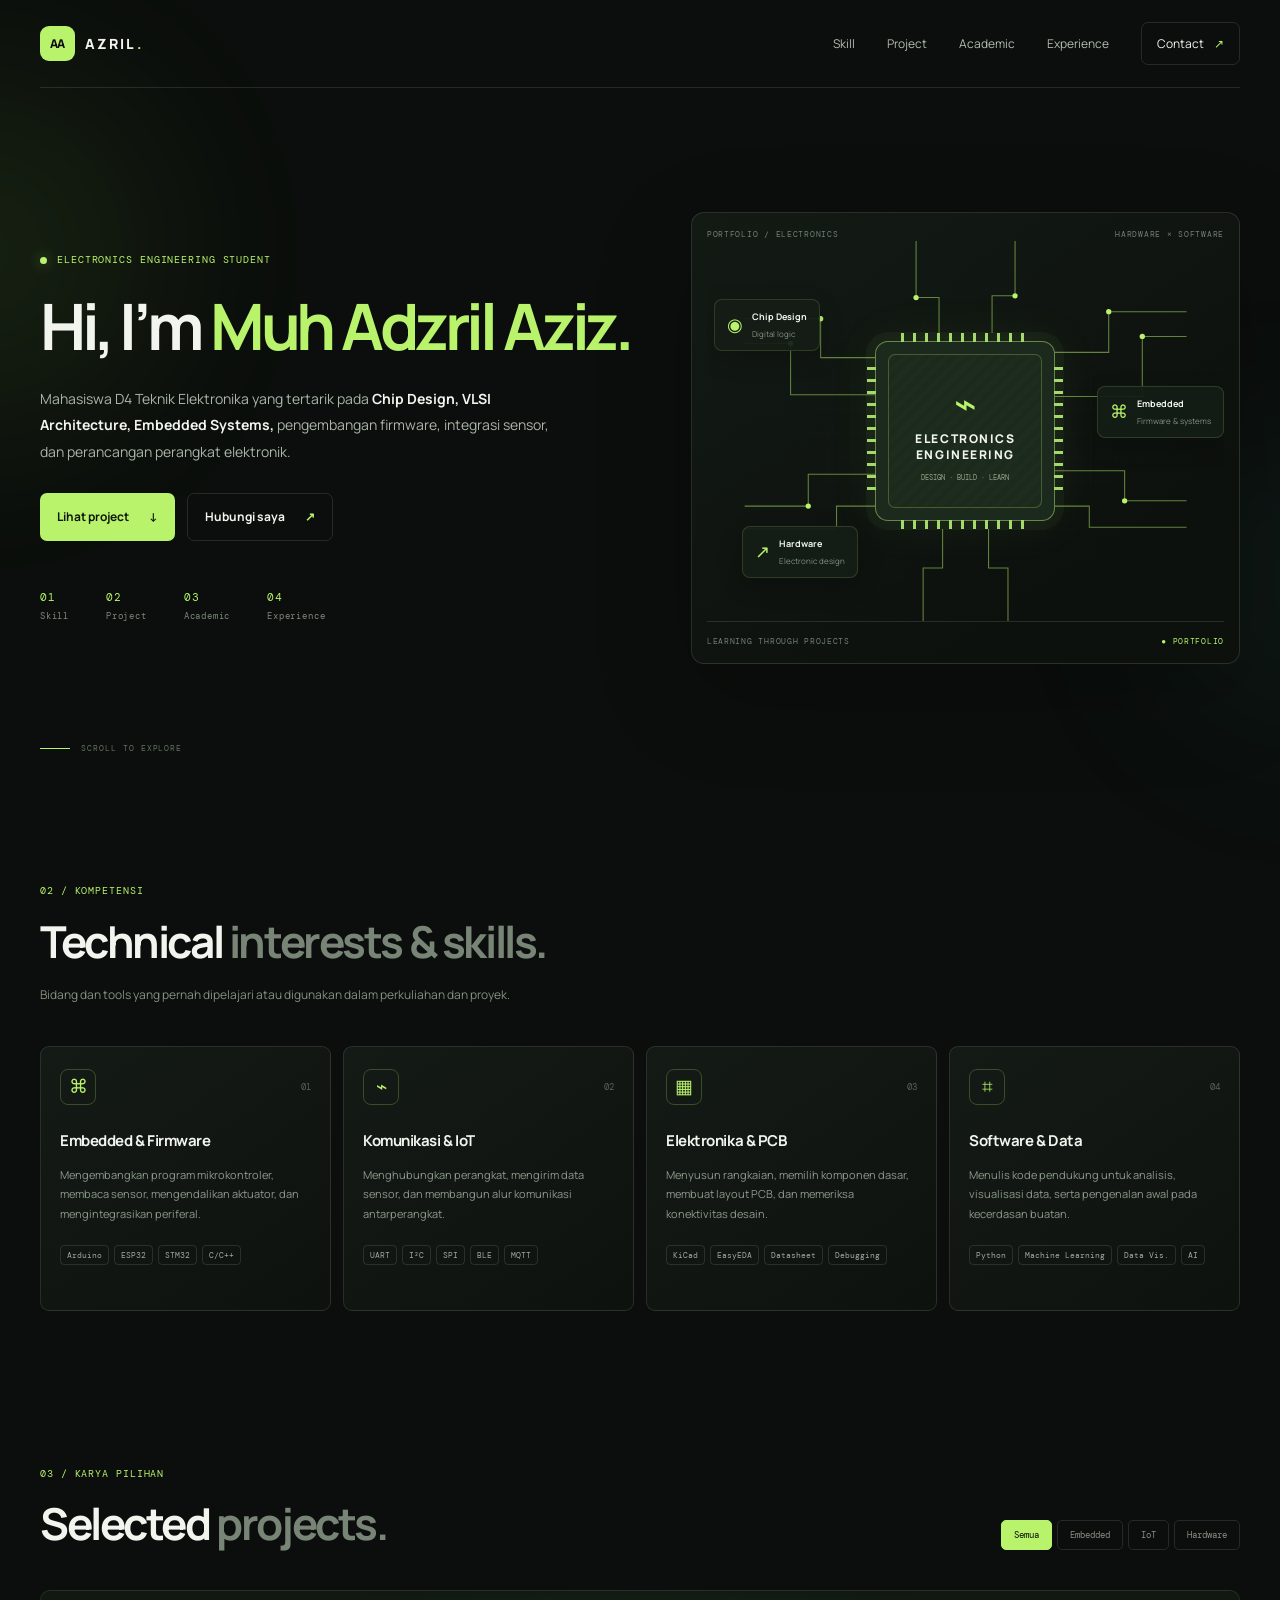
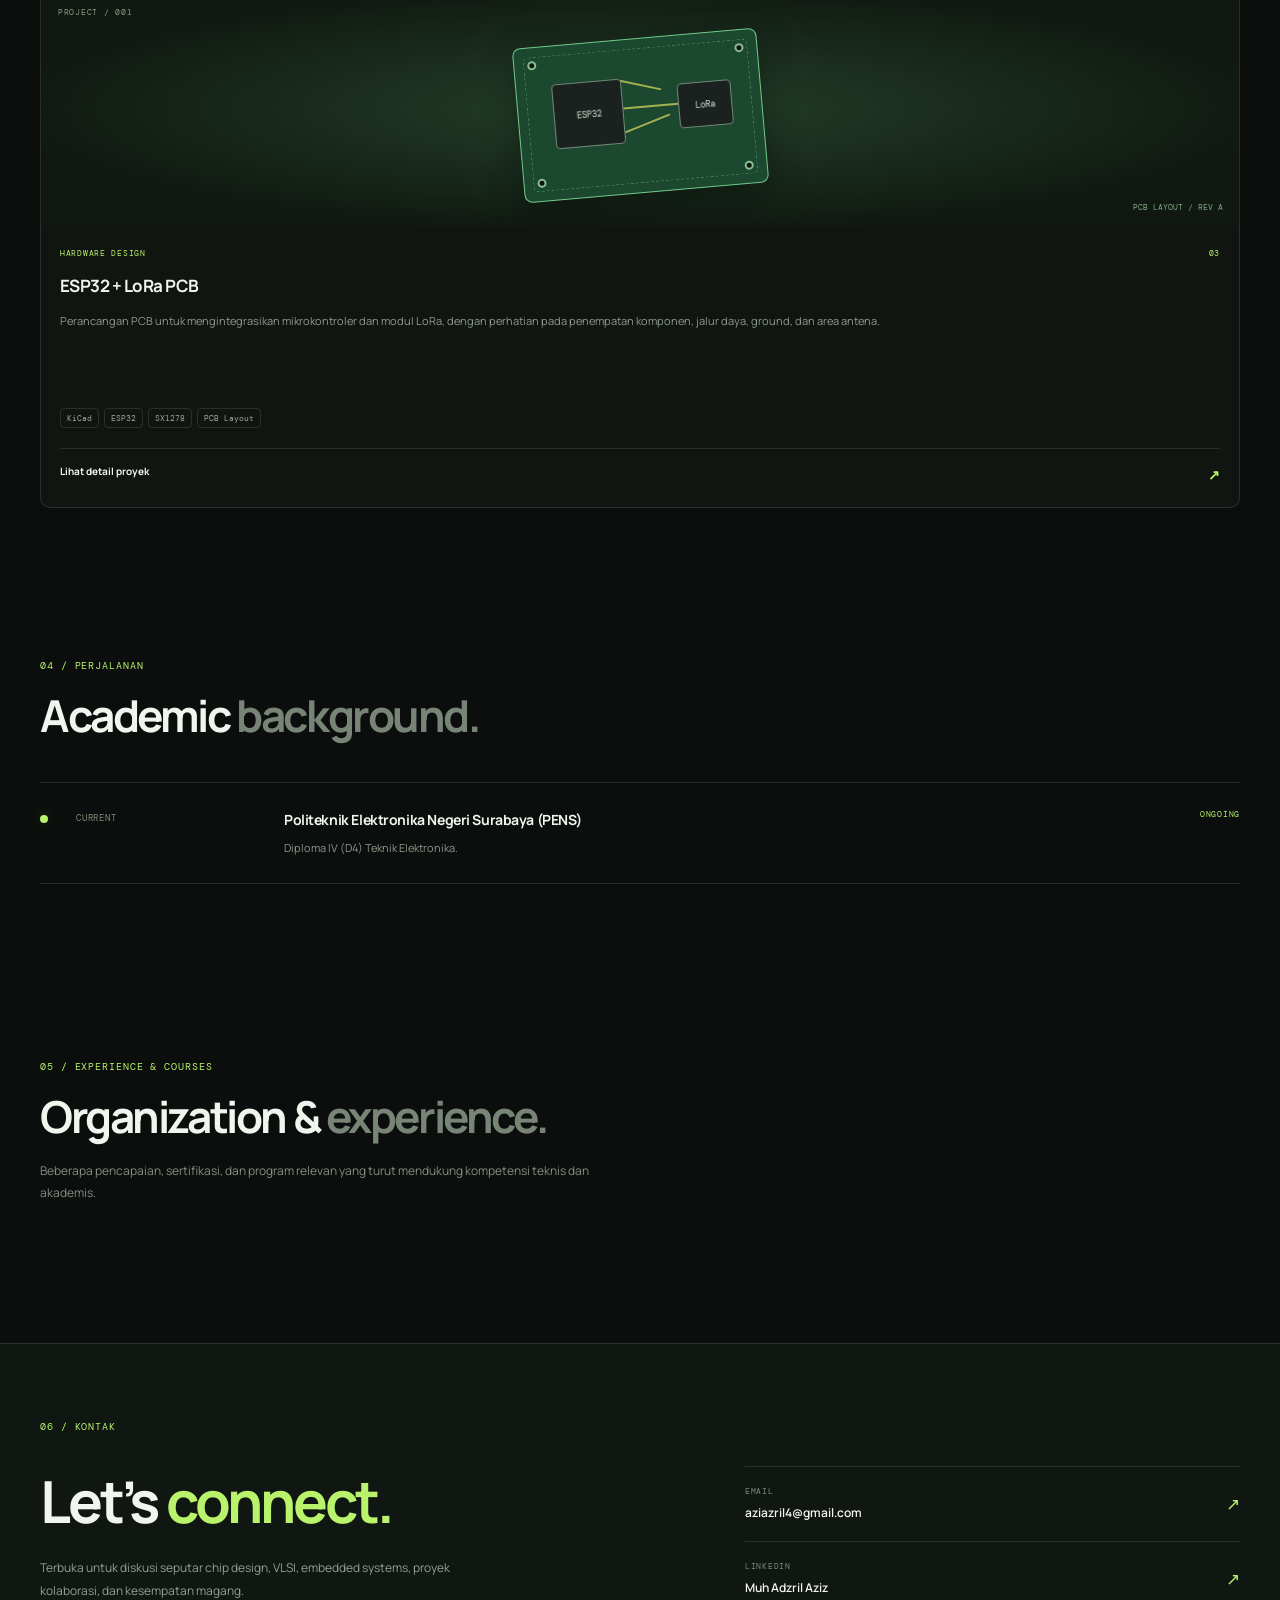
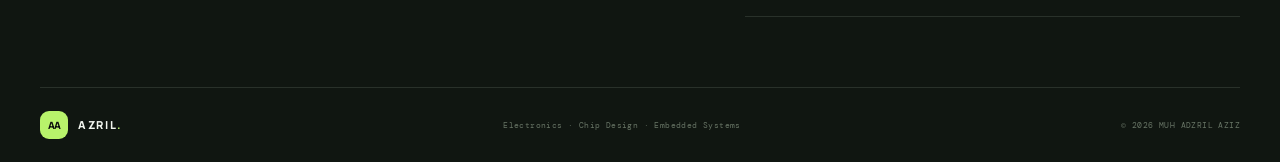
<file: index.html>
<!DOCTYPE html>
<html lang="id">
<head>
  <meta charset="UTF-8" />
  <meta name="viewport" content="width=device-width, initial-scale=1.0" />
  <meta name="description" content="Portofolio Muh Adzril Aziz — mahasiswa D4 Teknik Elektronika dengan minat pada chip design, VLSI architecture, dan embedded systems." />
  <title>Muh Adzril Aziz | Portfolio</title>
  <link rel="preconnect" href="https://fonts.googleapis.com">
  <link rel="preconnect" href="https://fonts.gstatic.com" crossorigin>
  <link href="https://fonts.googleapis.com/css2?family=DM+Mono:wght@400;500&family=Manrope:wght@400;500;600;700;800&display=swap" rel="stylesheet">
  <link rel="stylesheet" href="style.css" />
</head>
<body>
  <div class="ambient ambient-one"></div>
  <div class="ambient ambient-two"></div>

  <header class="topbar">
    <a class="brand" href="#home" aria-label="Beranda">
      <span class="brand-mark">AA</span>
      <span>AZRIL<span class="brand-dot">.</span></span>
    </a>
    <button class="menu-toggle" id="menuToggle" aria-label="Buka navigasi" aria-expanded="false">☰</button>
    <nav id="navMenu">
      <a href="#skills">Skill</a>
      <a href="#projects">Project</a>
      <a href="#academic">Academic</a>
      <a href="#experience">Experience</a>
      <a class="nav-contact" href="#contact">Contact <span>↗</span></a>
    </nav>
  </header>

  <main>
    <section class="hero section-wrap" id="home">
      <div class="hero-copy">
        <div class="eyebrow"><span class="status-dot"></span> ELECTRONICS ENGINEERING STUDENT</div>
        <h1>Hi, I’m <span class="gradient-text">Muh Adzril Aziz.</span></h1>
        <p class="hero-intro">Mahasiswa D4 Teknik Elektronika yang tertarik pada <strong>Chip Design, VLSI Architecture, Embedded Systems,</strong> pengembangan firmware, integrasi sensor, dan perancangan perangkat elektronik.</p>
        <div class="hero-actions">
          <a class="button button-primary" href="#projects">Lihat project <span>↓</span></a>
          <a class="button button-ghost" href="#contact">Hubungi saya <span>↗</span></a>
        </div>
        <div class="hero-meta">
          <a href="#skills"><span class="meta-number">01</span><span class="meta-label">Skill</span></a>
          <a href="#projects"><span class="meta-number">02</span><span class="meta-label">Project</span></a>
          <a href="#academic"><span class="meta-number">03</span><span class="meta-label">Academic</span></a>
          <a href="#experience"><span class="meta-number">04</span><span class="meta-label">Experience</span></a>
        </div>
      </div>

      <div class="hero-visual">
        <div class="visual-topline"><span>PORTFOLIO / ELECTRONICS</span><span>HARDWARE × SOFTWARE</span></div>
        <div class="chip-scene">
          <div class="circuit-grid"></div>
          <svg class="circuit-lines" viewBox="0 0 500 430" aria-hidden="true">
            <g fill="none" stroke="currentColor" stroke-width="1.2" opacity=".5">
              <path d="M0 88 H86 V132 H150"/><path d="M0 116 H52 V174 H150"/>
              <path d="M500 80 H412 V126 H350"/><path d="M500 108 H450 V176 H350"/>
              <path d="M0 300 H72 V264 H150"/><path d="M0 326 H104 V300 H150"/>
              <path d="M500 294 H430 V260 H350"/><path d="M500 324 H390 V300 H350"/>
              <path d="M194 0 V64 H220 V104"/><path d="M306 0 V62 H280 V104"/>
              <path d="M202 430 V370 H224 V326"/><path d="M298 430 V370 H276 V326"/>
            </g>
            <g fill="#b8f36b">
              <circle cx="86" cy="88" r="3"/><circle cx="52" cy="116" r="3"/>
              <circle cx="412" cy="80" r="3"/><circle cx="450" cy="108" r="3"/>
              <circle cx="72" cy="300" r="3"/><circle cx="430" cy="294" r="3"/>
              <circle cx="194" cy="64" r="3"/><circle cx="306" cy="62" r="3"/>
            </g>
          </svg>
          <div class="chip">
            <div class="chip-pins top-pins"></div><div class="chip-pins bottom-pins"></div>
            <div class="chip-pins left-pins"></div><div class="chip-pins right-pins"></div>
            <div class="chip-inner">
              <span class="chip-symbol">⌁</span>
              <span class="chip-name">ELECTRONICS<br>ENGINEERING</span>
              <span class="chip-sub">DESIGN · BUILD · LEARN</span>
            </div>
          </div>
          <div class="float-tag tag-sensor"><span class="tag-icon">◉</span><span><b>Chip Design</b><small>Digital logic</small></span></div>
          <div class="float-tag tag-firmware"><span class="tag-icon">⌘</span><span><b>Embedded</b><small>Firmware & systems</small></span></div>
          <div class="float-tag tag-output"><span class="tag-icon">↗</span><span><b>Hardware</b><small>Electronic design</small></span></div>
        </div>
        <div class="visual-bottomline"><span>LEARNING THROUGH PROJECTS</span><span class="live-indicator">● PORTFOLIO</span></div>
      </div>
      <div class="scroll-cue"><span></span> SCROLL TO EXPLORE</div>
    </section>

    <section class="section-wrap skills-section" id="skills">
      <div class="section-heading">
        <span class="section-index">02 / KOMPETENSI</span>
        <h2>Technical <span class="muted-text">interests & skills.</span></h2>
        <p class="section-description">Bidang dan tools yang pernah dipelajari atau digunakan dalam perkuliahan dan proyek.</p>
      </div>
      <div class="skills-grid">
        <article class="skill-card">
          <div class="skill-card-head"><span class="skill-icon">⌘</span><span class="card-count">01</span></div>
          <h3>Embedded & Firmware</h3>
          <p>Mengembangkan program mikrokontroler, membaca sensor, mengendalikan aktuator, dan mengintegrasikan periferal.</p>
          <div class="skill-tags"><span>Arduino</span><span>ESP32</span><span>STM32</span><span>C/C++</span></div>
        </article>
        <article class="skill-card">
          <div class="skill-card-head"><span class="skill-icon">⌁</span><span class="card-count">02</span></div>
          <h3>Komunikasi & IoT</h3>
          <p>Menghubungkan perangkat, mengirim data sensor, dan membangun alur komunikasi antarperangkat.</p>
          <div class="skill-tags"><span>UART</span><span>I²C</span><span>SPI</span><span>BLE</span><span>MQTT</span></div>
        </article>
        <article class="skill-card">
          <div class="skill-card-head"><span class="skill-icon">▦</span><span class="card-count">03</span></div>
          <h3>Elektronika & PCB</h3>
          <p>Menyusun rangkaian, memilih komponen dasar, membuat layout PCB, dan memeriksa konektivitas desain.</p>
          <div class="skill-tags"><span>KiCad</span><span>EasyEDA</span><span>Datasheet</span><span>Debugging</span></div>
        </article>
        <article class="skill-card">
          <div class="skill-card-head"><span class="skill-icon">⌗</span><span class="card-count">04</span></div>
          <h3>Software & Data</h3>
          <p>Menulis kode pendukung untuk analisis, visualisasi data, serta pengenalan awal pada kecerdasan buatan.</p>
          <div class="skill-tags"><span>Python</span><span>Machine Learning</span><span>Data Vis.</span><span>AI</span></div>
        </article>
      </div>
    </section>

    <section class="section-wrap projects-section" id="projects">
      <div class="section-heading projects-heading">
        <div><span class="section-index">03 / KARYA PILIHAN</span><h2>Selected <span class="muted-text">projects.</span></h2></div>
        <div class="project-filters" role="group" aria-label="Filter proyek">
          <button class="filter-btn active" data-filter="all">Semua</button>
          <button class="filter-btn" data-filter="embedded">Embedded</button>
          <button class="filter-btn" data-filter="iot">IoT</button>
          <button class="filter-btn" data-filter="hardware">Hardware</button>
        </div>
      </div>
      
        <article class="project-card" data-category="hardware">
          <div class="project-art art-pcb">
            <div class="art-label">PROJECT / 001</div><div class="pcb-board">
              <div class="pcb-chip pcb-main">ESP32</div><div class="pcb-chip pcb-radio">LoRa</div>
              <div class="pcb-track track-1"></div><div class="pcb-track track-2"></div><div class="pcb-track track-3"></div>
              <span class="pcb-hole hole-1"></span><span class="pcb-hole hole-2"></span><span class="pcb-hole hole-3"></span><span class="pcb-hole hole-4"></span>
            </div>
            <span class="pcb-caption">PCB LAYOUT / REV A</span>
          </div>
          <div class="project-info">
            <div class="project-meta"><span>HARDWARE DESIGN</span><span>03</span></div>
            <h3>ESP32 + LoRa PCB</h3>
            <p>Perancangan PCB untuk mengintegrasikan mikrokontroler dan modul LoRa, dengan perhatian pada penempatan komponen, jalur daya, ground, dan area antena.</p>
            <div class="project-stack"><span>KiCad</span><span>ESP32</span><span>SX1278</span><span>PCB Layout</span></div>
            <!-- Tautan diperbarui -->
            <a class="project-link" href="projects/esp32-lora-pcb.html">Lihat detail proyek <span>↗</span></a>
          </div>
        </article>
      </div>
    </section>

    <section class="section-wrap journey-section" id="academic">
      <div class="section-heading">
        <span class="section-index">04 / PERJALANAN</span>
        <h2>Academic <span class="muted-text">background.</span></h2>
      </div>
      <div class="timeline">
        <div class="timeline-item"><span class="timeline-marker"></span><div class="timeline-date">CURRENT</div><div class="timeline-content"><h3>Politeknik Elektronika Negeri Surabaya (PENS)</h3><p>Diploma IV (D4) Teknik Elektronika.</p></div><span class="timeline-status">ONGOING</span></div>
      </div>
    </section>


<!-- experience -->


    <section class="section-wrap experience-section" id="experience">
      <div class="section-heading">
        <span class="section-index">05 / EXPERIENCE & COURSES</span>
        <h2>Organization & <span class="muted-text">experience.</span></h2>
        <p class="section-description">Beberapa pencapaian, sertifikasi, dan program relevan yang turut mendukung kompetensi teknis dan akademis.</p>
      </div>
      
      <!-- Placeholder yang sudah diperbarui dengan pengalaman nyata -->

      










    </section>

    <section class="contact-section" id="contact">
      <div class="contact-inner section-wrap">
        <span class="section-index">06 / KONTAK</span>
        <div class="contact-layout">
          <div>
            <h2>Let’s <span class="gradient-text">connect.</span></h2>
            <p>Terbuka untuk diskusi seputar chip design, VLSI, embedded systems, proyek kolaborasi, dan kesempatan magang.</p>
          </div>
          <div class="contact-links">
            <a class="contact-link" id="emailLink" href="mailto:aziazril4@gmail.com"><span><small>EMAIL</small><b id="emailText">aziazril4@gmail.com</b></span><span>↗</span></a>
            <!-- <a class="contact-link" id="githubLink" href="https://github.com/" target="_blank" rel="noreferrer"><span><small>GITHUB</small><b id="githubText">github.com/username</b></span><span>↗</span></a> -->
           <a class="contact-link" id="linkedinLink" href="../https://www.linkedin.com/in/muh-adzril-aziz-a1411532a" target="_blank" rel="noreferrer">
  <span><small>LINKEDIN</small><b id="linkedinText">Profil LinkedIn</b></span>
  <span>↗</span>
</a>
          </div>
        </div>
        <footer>
          <a class="brand footer-brand" href="#home"><span class="brand-mark">AA</span><span>AZRIL<span class="brand-dot">.</span></span></a>
          <span>Electronics · Chip Design · Embedded Systems</span>
          <span>© <span id="year"></span> MUH ADZRIL AZIZ</span>
        </footer>
      </div>
    </section>
  </main>
  <script src="script.js"></script>
</body>
</html>
</file>
<file: style.css>
:root {
  --bg: #0b0e0c; --panel: #111612; --panel2: #151c16; --text: #f1f5ee;
  --muted: #9ca99c; --line: rgba(220,240,218,.12); --lime: #b8f36b;
  --lime-dark: #84b945; --mono: "DM Mono", monospace; --sans: "Manrope", sans-serif;
}
* { box-sizing: border-box; }
html { scroll-behavior: smooth; scroll-padding-top: 92px; }
body { margin: 0; background: var(--bg); color: var(--text); font-family: var(--sans); line-height: 1.65; overflow-x: hidden; }
a { color: inherit; text-decoration: none; }
button { font: inherit; }
.ambient { position: fixed; pointer-events: none; border-radius: 50%; filter: blur(100px); opacity: .08; z-index: -1; }
.ambient-one { width: 360px; height: 360px; background: #a4ff54; top: 8%; left: -200px; }
.ambient-two { width: 300px; height: 300px; background: #40a3a0; top: 48%; right: -180px; }
.topbar { width: min(1200px, calc(100% - 64px)); height: 88px; margin: auto; display: flex; align-items: center; justify-content: space-between; border-bottom: 1px solid var(--line); position: relative; z-index: 5; }
.brand { display: inline-flex; gap: 10px; align-items: center; font-size: 14px; letter-spacing: .15em; font-weight: 800; }
.brand-mark { width: 35px; height: 35px; display: grid; place-items: center; color: var(--bg); background: var(--lime); border-radius: 9px; letter-spacing: -.06em; font-size: 12px; }
.brand-dot { color: var(--lime); }
nav { display: flex; align-items: center; gap: 32px; color: #b4bdb2; font-size: 12px; }
nav a { transition: color .2s ease; } nav a:hover { color: var(--lime); }
.nav-contact { border: 1px solid var(--line); padding: 11px 15px; border-radius: 7px; color: var(--text); }
.nav-contact span { color: var(--lime); margin-left: 8px; }
.menu-toggle { display: none; background: none; border: 1px solid var(--line); color: var(--text); border-radius: 7px; padding: 8px 12px; }
.section-wrap { width: min(1200px, calc(100% - 64px)); margin: auto; }
.hero { min-height: 690px; padding-top: 95px; padding-bottom: 85px; display: grid; grid-template-columns: 1.04fr .96fr; gap: 56px; align-items: center; position: relative; }
.eyebrow, .section-index, .visual-topline, .visual-bottomline, .meta-label, .meta-number, .art-label, .project-meta, .timeline-date, .timeline-status, .contact-link small { font-family: var(--mono); letter-spacing: .09em; font-size: 10px; }
.eyebrow { display: flex; align-items: center; gap: 10px; color: var(--lime); margin-bottom: 23px; }
.status-dot, .live-indicator { color: var(--lime); }
.status-dot { display: inline-block; width: 7px; height: 7px; background: var(--lime); border-radius: 50%; box-shadow: 0 0 14px #b8f36b77; }
h1 { font-size: clamp(43px, 5vw, 68px); line-height: 1.08; letter-spacing: -.065em; margin: 0; max-width: 650px; font-weight: 700; }
.gradient-text { color: var(--lime); }
.hero-intro { color: #aab5a9; font-size: 14px; line-height: 1.9; max-width: 535px; margin: 25px 0 28px; }
.hero-intro strong { color: var(--text); font-weight: 700; }
.hero-actions { display: flex; gap: 12px; flex-wrap: wrap; }
.button { display: inline-flex; align-items: center; justify-content: center; gap: 20px; padding: 13px 17px; font-size: 12px; font-weight: 700; border-radius: 7px; transition: transform .2s, background .2s; }
.button:hover { transform: translateY(-2px); }
.button-primary { color: #11170c; background: var(--lime); }
.button-primary:hover { background: #c8ff8a; }
.button-ghost { border: 1px solid var(--line); color: var(--text); }
.button-ghost span { color: var(--lime); }
.hero-meta { display: flex; gap: 37px; margin-top: 47px; }
.hero-meta div { display: flex; flex-direction: column; gap: 3px; }
.meta-number { color: var(--lime); font-size: 11px; }
.meta-label { color: #7d8a7c; font-size: 9px; }
.hero-visual { border: 1px solid var(--line); background: linear-gradient(145deg, #131a14, #0d110e 75%); border-radius: 13px; padding: 15px; min-width: 0; box-shadow: 0 30px 100px #0003; }
.visual-topline, .visual-bottomline { display: flex; justify-content: space-between; gap: 10px; color: #708071; font-size: 8px; }
.chip-scene { height: 380px; position: relative; overflow: hidden; display: grid; place-items: center; }
.circuit-grid { position: absolute; inset: 0; opacity: .26; background-image: linear-gradient(#65796321 1px, transparent 1px), linear-gradient(90deg, #65796321 1px, transparent 1px); background-size: 24px 24px; mask-image: radial-gradient(ellipse at center, #000 15%, transparent 76%); }
.circuit-lines { position: absolute; inset: 0; width: 100%; height: 100%; color: var(--lime); }
.chip { width: 180px; height: 180px; position: relative; z-index: 1; background: #1c291d; border: 1px solid #a4d96b8a; border-radius: 13px; padding: 12px; box-shadow: 0 0 0 9px #a4d96b0b, 0 0 50px #a4d96b14; }
.chip-inner { width: 100%; height: 100%; border: 1px solid #a4d96b4a; border-radius: 7px; display: flex; flex-direction: column; justify-content: center; align-items: center; background: repeating-linear-gradient(135deg, #a4d96b05 0 5px, transparent 5px 10px); }
.chip-symbol { font-size: 38px; line-height: 1.2; color: var(--lime); }
.chip-name { font-size: 12px; font-weight: 800; text-align: center; letter-spacing: .13em; line-height: 1.35; margin-top: 6px; }
.chip-sub { color: #91a78a; font: 7px var(--mono); margin-top: 10px; }
.chip-pins { position: absolute; display: block; }
.top-pins, .bottom-pins { height: 9px; left: 25px; right: 25px; background: repeating-linear-gradient(90deg, #a4d96b 0 3px, transparent 3px 12px); }
.top-pins { top: -9px; } .bottom-pins { bottom: -9px; }
.left-pins, .right-pins { width: 9px; top: 25px; bottom: 25px; background: repeating-linear-gradient(180deg, #a4d96b 0 3px, transparent 3px 12px); }
.left-pins { left: -9px; } .right-pins { right: -9px; }
.float-tag { position: absolute; z-index: 2; display: flex; gap: 9px; align-items: center; padding: 10px 12px; background: #151d16eF; border: 1px solid #a4d96b2d; border-radius: 8px; box-shadow: 0 8px 25px #0003; }
.float-tag b, .float-tag small { display: block; } .float-tag b { font-size: 9px; font-weight: 700; } .float-tag small { font-size: 8px; color: #849181; margin-top: 2px; }
.tag-icon { color: var(--lime); font-size: 18px; }
.tag-sensor { top: 58px; left: 7px; } .tag-firmware { top: 145px; right: 0; } .tag-output { bottom: 43px; left: 35px; }
.visual-bottomline { padding-top: 13px; border-top: 1px solid var(--line); }
.live-indicator { font-size: 8px; }
.scroll-cue { position: absolute; left: 0; bottom: 25px; display: flex; align-items: center; gap: 11px; color: #657163; font: 8px var(--mono); letter-spacing: .12em; }
.scroll-cue span { height: 1px; width: 30px; background: var(--lime); }
.about-section, .skills-section, .projects-section, .journey-section { padding-top: 105px; padding-bottom: 45px; }
.section-heading { margin-bottom: 40px; }
.section-index { color: var(--lime); display: block; margin-bottom: 15px; }
h2 { font-size: clamp(28px, 3.6vw, 44px); line-height: 1.2; letter-spacing: -.055em; margin: 0; font-weight: 700; }
.muted-text { color: #778476; }
.about-grid { display: grid; grid-template-columns: .8fr 1.2fr; gap: 90px; padding: 34px 0 20px; border-top: 1px solid var(--line); }
.about-statement { position: relative; }
.quote-mark { font-size: 65px; line-height: .8; color: var(--lime); font-family: Georgia, serif; }
.about-statement p { font-size: 21px; line-height: 1.55; letter-spacing: -.035em; margin: 8px 0 0; max-width: 420px; }
.about-detail p { color: #9da99c; font-size: 13px; line-height: 1.9; margin: 0 0 15px; }
.detail-chips, .skill-tags, .project-stack { display: flex; flex-wrap: wrap; gap: 7px; }
.detail-chips { margin-top: 23px; }
.detail-chips span, .skill-tags span, .project-stack span { border: 1px solid var(--line); border-radius: 4px; padding: 5px 9px; color: #9eaa9d; font: 9px var(--mono); }
.skills-section { padding-top: 105px; }
.section-description { max-width: 600px; font-size: 12px; line-height: 1.8; color: #849082; margin: 17px 0 0; }
.skills-grid { display: grid; grid-template-columns: repeat(4, 1fr); gap: 12px; }
.skill-card { background: linear-gradient(145deg, #141a15, #0e120f); border: 1px solid var(--line); border-radius: 9px; padding: 22px 19px; min-height: 265px; transition: border-color .2s, transform .2s; }
.skill-card:hover { border-color: #b8f36b55; transform: translateY(-3px); }
.skill-card-head { display: flex; justify-content: space-between; align-items: center; margin-bottom: 24px; }
.skill-icon { width: 36px; height: 36px; display: grid; place-items: center; border: 1px solid #b8f36b3c; border-radius: 8px; color: var(--lime); font-size: 19px; }
.card-count { font: 9px var(--mono); color: #566252; }
.skill-card h3, .project-info h3, .timeline-content h3 { margin: 0; font-size: 15px; letter-spacing: -.03em; }
.skill-card p { color: #8c998b; font-size: 11px; line-height: 1.8; min-height: 62px; }
.skill-tags { gap: 5px; margin-top: 18px; }
.skill-tags span { font-size: 8px; padding: 4px 6px; }
.projects-section { padding-top: 110px; }
.projects-heading { display: flex; align-items: end; justify-content: space-between; gap: 25px; }
.project-filters { display: flex; gap: 5px; flex-wrap: wrap; }
.filter-btn { background: transparent; color: #859183; border: 1px solid var(--line); padding: 8px 12px; border-radius: 5px; font: 9px var(--mono); cursor: pointer; }
.filter-btn:hover, .filter-btn.active { color: var(--bg); background: var(--lime); border-color: var(--lime); }
.projects-grid { display: grid; grid-template-columns: repeat(3, 1fr); gap: 16px; align-items: start; }
.project-card { overflow: hidden; border: 1px solid var(--line); background: #101511; border-radius: 10px; transition: border-color .2s, transform .2s; }
.project-card:hover { transform: translateY(-4px); border-color: #b8f36b55; }
.project-card.hidden { display: none; }
.project-art { height: 235px; position: relative; overflow: hidden; background: #141c15; }
.art-label { position: absolute; z-index: 2; left: 17px; top: 15px; color: #8b9c84; font-size: 8px; }
.art-sensor { background: radial-gradient(ellipse at center, #273d27, #111912 72%); }
.sensor-orbit { position: absolute; width: 170px; height: 170px; border: 1px solid #b8f36b39; border-radius: 50%; top: 35px; left: calc(50% - 85px); }
.orbit-b { width: 220px; height: 220px; top: 10px; left: calc(50% - 110px); border-style: dashed; opacity: .55; }
.sensor-core { position: absolute; width: 94px; height: 94px; top: 73px; left: calc(50% - 47px); border-radius: 50%; display: grid; place-content: center; text-align: center; background: #1d2d1d; border: 1px solid #b8f36b8c; box-shadow: 0 0 35px #b8f36b15; font: 13px var(--mono); color: var(--lime); }
.sensor-core small { font-size: 7px; color: #8ea887; }
.art-node { position: absolute; border: 1px solid #b8f36b6c; border-radius: 4px; padding: 5px 7px; background: #172219; color: #b8f36b; font: 8px var(--mono); }
.node-a { left: 17%; top: 62px; } .node-b { right: 13%; top: 92px; } .node-c { left: 28%; bottom: 30px; }
.art-iot { background: radial-gradient(ellipse at center, #203b32, #101915 72%); }
.iot-rings { position: absolute; width: 180px; height: 180px; border: 1px solid #74d6b44a; border-radius: 50%; top: 36px; left: calc(50% - 90px); box-shadow: 0 0 0 22px #74d6b409, 0 0 0 45px #74d6b406; }
.iot-center { position: absolute; width: 72px; height: 72px; top: 90px; left: calc(50% - 36px); border: 1px solid #9ef5c4; background: #1c392e; border-radius: 12px; display: flex; align-items: center; justify-content: center; gap: 3px; color: #c5f7d6; font: 10px var(--mono); }
.iot-center b { font-size: 19px; }
.iot-node { position: absolute; z-index: 1; border: 1px solid #74d6b46c; background: #14271f; color: #9deac4; padding: 5px 8px; border-radius: 4px; font: 8px var(--mono); }
.iot-one { top: 60px; left: 18%; } .iot-two { top: 68px; right: 14%; } .iot-three { bottom: 28px; left: calc(50% - 22px); }
.iot-connectors { position: absolute; inset: 0; width: 100%; height: 100%; stroke: #74d6b46b; stroke-width: 1; fill: none; }
.art-pcb { background: radial-gradient(ellipse at center, #24412b, #101811 75%); }
.pcb-board { width: 245px; height: 155px; position: absolute; top: 47px; left: calc(50% - 122px); background: #1b482e; border: 1px solid #71c889; border-radius: 8px; transform: rotate(-5deg); box-shadow: 0 12px 35px #0005; }
.pcb-board::before { content: ""; position: absolute; inset: 9px; border: 1px dashed #84d69a65; border-radius: 5px; }
.pcb-chip { position: absolute; z-index: 2; display: grid; place-items: center; color: #d7e6d8; background: #1b211e; border: 1px solid #718778; border-radius: 4px; font: 9px var(--mono); }
.pcb-main { width: 70px; height: 65px; top: 38px; left: 35px; }
.pcb-radio { width: 54px; height: 45px; top: 48px; right: 29px; }
.pcb-track { position: absolute; height: 2px; background: #b4bd56; opacity: .9; transform-origin: left; }
.track-1 { width: 55px; top: 67px; left: 105px; } .track-2 { width: 48px; top: 91px; left: 105px; transform: rotate(-17deg); } .track-3 { width: 42px; top: 39px; left: 104px; transform: rotate(17deg); }
.pcb-hole { position: absolute; width: 9px; height: 9px; border-radius: 50%; background: #0c1710; border: 2px solid #8bbd91; }
.hole-1 { top: 13px; left: 13px; } .hole-2 { top: 13px; right: 13px; } .hole-3 { bottom: 13px; left: 13px; } .hole-4 { bottom: 13px; right: 13px; }
.pcb-caption { position: absolute; bottom: 14px; right: 16px; color: #7ea987; font: 8px var(--mono); }
.project-info { padding: 21px 19px 20px; }
.project-meta { display: flex; justify-content: space-between; color: var(--lime); font-size: 8px; margin-bottom: 12px; }
.project-info h3 { font-size: 17px; }
.project-info p { color: #8f9b8d; font-size: 11px; line-height: 1.85; min-height: 82px; }
.project-stack { margin: 15px 0 20px; gap: 5px; }
.project-stack span { font-size: 8px; padding: 4px 6px; }
.project-link { border-top: 1px solid var(--line); padding-top: 14px; display: flex; justify-content: space-between; font-size: 10px; font-weight: 700; }
.project-link span { color: var(--lime); font-size: 14px; }
.project-note { color: #82907f; font-size: 10px; line-height: 1.8; margin: 22px 0 0; display: flex; gap: 10px; align-items: start; }
.project-note span { color: var(--lime); border: 1px solid #b8f36b66; border-radius: 50%; min-width: 17px; height: 17px; display: grid; place-items: center; font: 10px var(--mono); }
.journey-section { padding-bottom: 115px; }
.timeline { border-top: 1px solid var(--line); }
.timeline-item { display: grid; grid-template-columns: 18px 190px 1fr 95px; gap: 18px; align-items: start; padding: 25px 0; border-bottom: 1px solid var(--line); }
.timeline-marker { width: 8px; height: 8px; border-radius: 50%; background: var(--lime); margin-top: 7px; box-shadow: 0 0 13px #b8f36b33; }
.timeline-date { color: #7e8d7a; font-size: 9px; padding-top: 3px; }
.timeline-content h3 { font-size: 14px; }
.timeline-content p { color: #8c998a; font-size: 11px; line-height: 1.8; margin: 7px 0 0; max-width: 600px; }
.timeline-status { color: var(--lime); text-align: right; font-size: 8px; }
.contact-section { background: #101611; border-top: 1px solid var(--line); }
.contact-inner { padding-top: 75px; }
.contact-layout { display: grid; grid-template-columns: 1.1fr .9fr; gap: 100px; padding: 15px 0 70px; }
.contact-layout h2 { font-size: clamp(36px, 4.7vw, 58px); }
.contact-layout p { max-width: 420px; color: #94a091; font-size: 12px; line-height: 1.9; margin-top: 22px; }
.contact-links { border-top: 1px solid var(--line); }
.contact-link { padding: 18px 0; border-bottom: 1px solid var(--line); display: flex; justify-content: space-between; align-items: center; }
.contact-link small { display: block; color: #7d8b79; font-size: 8px; margin-bottom: 5px; }
.contact-link b { display: block; font-size: 12px; font-weight: 600; }
.contact-link > span:last-child { color: var(--lime); font-size: 17px; transition: transform .2s; }
.contact-link:hover > span:last-child { transform: translate(3px, -3px); }
footer { display: flex; align-items: center; justify-content: space-between; gap: 18px; border-top: 1px solid var(--line); padding: 23px 0; color: #687566; font: 8px var(--mono); letter-spacing: .05em; }
.footer-brand { color: var(--text); font-family: var(--sans); font-size: 11px; }
.footer-brand .brand-mark { width: 28px; height: 28px; font-size: 10px; }
@media (max-width: 1000px) {
  .hero { gap: 30px; min-height: auto; padding-top: 75px; }
  .hero-visual { padding: 12px; } .chip-scene { height: 330px; }
  .skills-grid { grid-template-columns: repeat(2, 1fr); }
  .about-grid { gap: 45px; }
  .projects-grid { grid-template-columns: repeat(2, 1fr); }
  .project-card:last-child { grid-column: span 2; display: grid; grid-template-columns: 1fr 1fr; }
  .project-card:last-child .project-art { height: 100%; min-height: 235px; }
  .contact-layout { gap: 45px; }
}
@media (max-width: 720px) {
  .topbar, .section-wrap { width: calc(100% - 36px); }
  .topbar { height: 72px; }
  .menu-toggle { display: block; cursor: pointer; }
  nav { display: none; position: absolute; top: 62px; left: 0; right: 0; padding: 18px; flex-direction: column; align-items: stretch; gap: 0; background: #111712; border: 1px solid var(--line); border-radius: 9px; }
  nav.open { display: flex; }
  nav a { padding: 12px 8px; } .nav-contact { margin-top: 8px; text-align: center; }
  .hero { grid-template-columns: 1fr; padding-top: 65px; padding-bottom: 75px; gap: 42px; }
  h1 { font-size: clamp(43px, 12vw, 61px); }
  .hero-intro { font-size: 13px; }
  .hero-meta { margin-top: 33px; gap: 26px; }
  .hero-visual { max-width: 520px; width: 100%; margin: auto; }
  .chip-scene { height: 310px; }
  .tag-sensor { left: 0; top: 43px; } .tag-firmware { right: 0; top: 125px; } .tag-output { left: 18px; bottom: 26px; }
  .scroll-cue { bottom: 22px; }
  .about-section, .skills-section, .projects-section, .journey-section { padding-top: 75px; }
  .about-grid { grid-template-columns: 1fr; gap: 25px; padding-top: 25px; }
  .about-statement p { font-size: 20px; }
  .skills-grid { grid-template-columns: 1fr 1fr; gap: 9px; }
  .skill-card { padding: 17px 14px; min-height: 280px; }
  .skill-card h3 { font-size: 13px; } .skill-card p { font-size: 10px; }
  .projects-heading { align-items: start; flex-direction: column; }
  .projects-grid { grid-template-columns: 1fr; }
  .project-card:last-child { grid-column: auto; display: block; }
  .project-card:last-child .project-art { height: 235px; min-height: 0; }
  .project-info p { min-height: 0; }
  .timeline-item { grid-template-columns: 12px 1fr auto; gap: 10px; }
  .timeline-date { grid-column: 2 / 4; grid-row: 1; }
  .timeline-marker { grid-column: 1; grid-row: 1 / 3; }
  .timeline-content { grid-column: 2 / 4; }
  .timeline-status { grid-column: 2 / 4; text-align: left; margin-top: 7px; }
  .contact-inner { padding-top: 60px; }
  .contact-layout { grid-template-columns: 1fr; gap: 25px; padding-bottom: 45px; }
  .contact-layout h2 { font-size: 42px; }
  footer { align-items: flex-start; flex-wrap: wrap; }
  footer > span:nth-child(2) { order: 3; width: 100%; }
}
@media (max-width: 400px) {
  .skills-grid { grid-template-columns: 1fr; }
  .skill-card { min-height: auto; }
  .skill-card p { min-height: 0; }
  .chip-scene { height: 280px; }
  .chip { width: 145px; height: 145px; }
  .chip-symbol { font-size: 29px; } .chip-name { font-size: 10px; }
  .float-tag { padding: 8px; } .float-tag b { font-size: 8px; } .float-tag small { font-size: 7px; }
}
@media (prefers-reduced-motion: reduce) {
  *, *::before, *::after { scroll-behavior: auto !important; transition-duration: .01ms !important; animation-duration: .01ms !important; }
}

/* Refinements for the focused portfolio sections */
.hero-meta a { display: flex; flex-direction: column; gap: 3px; }
.hero-meta a:hover .meta-label { color: var(--lime); }
.experience-section { padding-top: 60px; padding-bottom: 100px; }
.experience-placeholder { display: flex; align-items: center; gap: 18px; border: 1px solid var(--line); border-radius: 9px; background: linear-gradient(145deg, #141a15, #0e120f); padding: 23px; }
.placeholder-icon { width: 42px; height: 42px; flex: 0 0 42px; border: 1px solid #b8f36b45; color: var(--lime); border-radius: 8px; display: grid; place-items: center; font-size: 23px; }
.experience-placeholder h3 { margin: 0 0 4px; font-size: 14px; }
.experience-placeholder p { margin: 0; font-size: 11px; color: #8c998b; }
.placeholder-note { margin-left: auto; font: 8px var(--mono); color: #84927e; white-space: nowrap; }
@media (max-width: 720px) { .experience-placeholder { align-items: flex-start; padding: 17px; gap: 12px; } .placeholder-note { display: none; } }

/* ==========================================================================
   PROJECT DETAIL PAGE STYLES (Tambahan untuk halaman multi-sensor.html dkk)
   ========================================================================== */
.back-link {
  display: inline-flex;
  align-items: center;
  gap: 6px; /* Jarak panah dan teks dirapatkan */
  color: var(--lime);
  font-size: 13px; /* Ukuran teks diperbesar (sebelumnya 11px) */
  font-family: var(--mono);
  letter-spacing: 0.1em;
  margin-bottom: 35px;
  transition: transform 0.2s ease;
  font-weight: 600;
}

.back-link .icon {
  font-size: 20px; /* Ikon panah dibuat lebih besar */
  line-height: 1;
  margin-bottom: 2px; /* Menyelaraskan posisi panah dengan teks */
}

.back-link:hover {
  transform: translateX(-5px);
}

/* Mengatur header agar rata tengah */
.project-header {
  border-bottom: 1px solid var(--line);
  padding-bottom: 35px;
  margin-bottom: 40px;
  text-align: center; /* Teks ditarik ke tengah */
  display: flex;
  flex-direction: column;
  align-items: center; /* Elemen ditarik ke tengah */
}

.project-header h1 {
  font-size: clamp(36px, 5vw, 56px);
  line-height: 1.1;
  margin: 10px 0 20px;
  letter-spacing: -0.04em;
}

.project-header p {
  font-size: 16px;
  color: #9ca99c;
  line-height: 1.8;
  margin: 0;
  max-width: 600px; /* Membatasi lebar deskripsi agar rapi saat di tengah */
}
/* Container utama menggunakan CSS Grid */
.image-gallery {
  display: grid;
  /* Membuat kolom ke samping otomatis, minimal ukuran 220px per gambar */
  grid-template-columns: repeat(auto-fit, minmax(220px, 1fr));
  gap: 16px; /* Jarak antar gambar */
  margin-top: 15px;
}

/* Kotak untuk setiap gambar */
.project-image-wrap {
  display: flex;
  flex-direction: column;
  align-items: center;
  border: 1px solid #e0e0e0;
  border-radius: 8px;
  padding: 10px;
  background-color: #ffffff;
}

/* Pengaturan gambar agar responsif */
.project-image-wrap img {
  width: 100%;
  height: 180px; /* Tinggi gambar, bisa disesuaikan */
  object-fit: cover; /* Mencegah gambar terlihat gepeng atau tertarik */
  border-radius: 6px;
}

/* Keterangan gambar (caption) */
.project-image-caption {
  margin-top: 8px;
  font-size: 14px;
  color: #555555;
  text-align: center;
}
</file>
